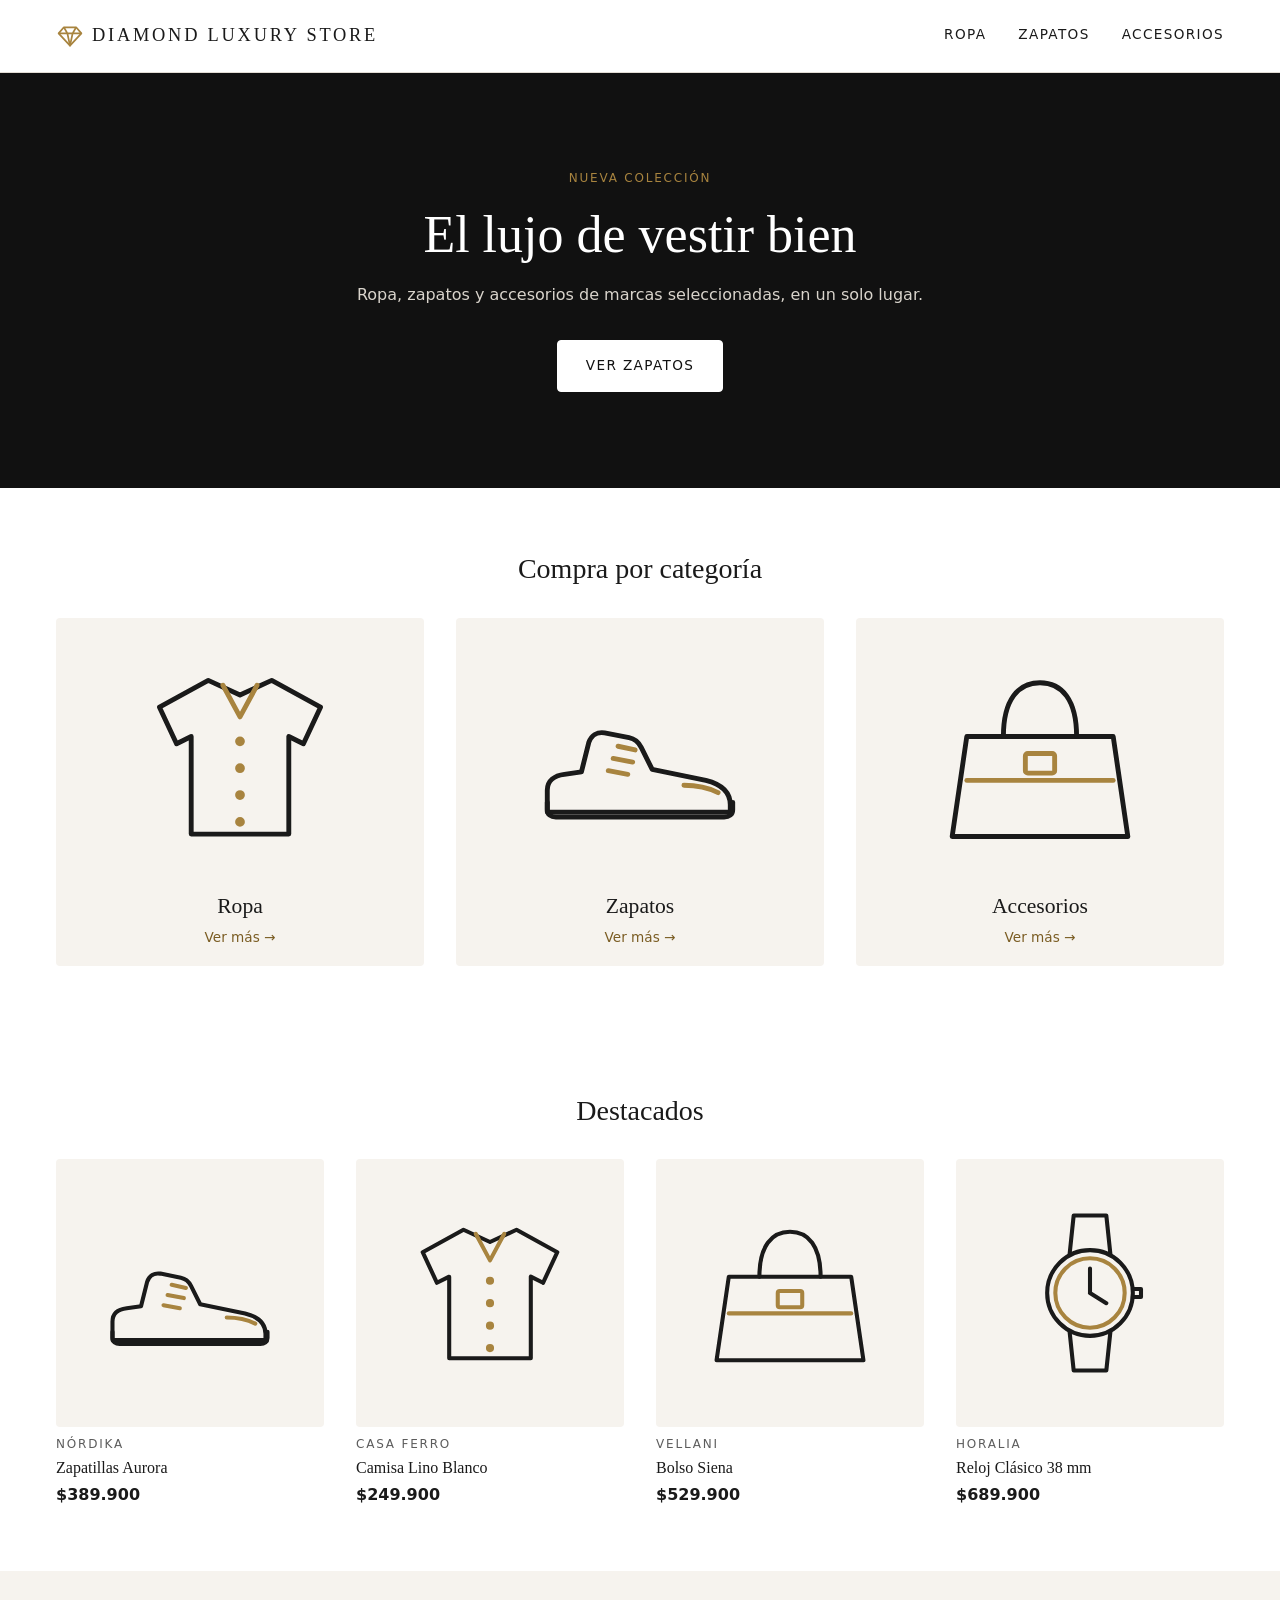
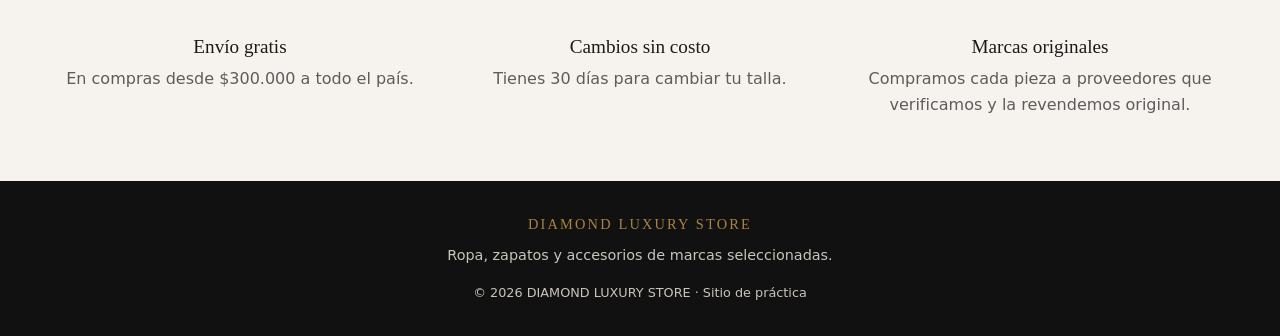
<file: index.html>
<!DOCTYPE html>
<html lang="es">
<head>
  <meta charset="UTF-8">
  <!-- Sin esta línea el celular muestra la página "de escritorio" en miniatura -->
  <meta name="viewport" content="width=device-width, initial-scale=1">
  <title>DIAMOND LUXURY STORE | Ropa, zapatos y accesorios</title>
  <meta name="description" content="Tienda multimarca de ropa, zapatos y accesorios seleccionados.">
  <link rel="icon" href="img/logo.svg" type="image/svg+xml">
  <link rel="stylesheet" href="css/estilos.css">
</head>
<body>

  <!-- Permite a quien usa teclado saltarse el menú -->
  <a class="saltar" href="#contenido">Saltar al contenido</a>

  <!-- ================= CABECERA ================= -->
  <header class="cabecera">
    <div class="contenedor cabecera__interior">
      <a class="logo" href="index.html">
        <img src="img/logo.svg" alt="" width="28" height="28">
        DIAMOND LUXURY STORE
      </a>
      <nav class="menu" aria-label="Principal">
        <ul>
          <li><a href="ropa.html">Ropa</a></li>
          <li><a href="zapatos.html">Zapatos</a></li>
          <li><a href="accesorios.html">Accesorios</a></li>
        </ul>
      </nav>
    </div>
  </header>

  <main id="contenido">

    <!-- ================= BANNER ================= -->
    <section class="banner">
      <div class="contenedor">
        <p class="etiqueta">Nueva colección</p>
        <h1>El lujo de vestir bien</h1>
        <p>Ropa, zapatos y accesorios de marcas seleccionadas, en un solo lugar.</p>
        <a class="boton boton--claro" href="zapatos.html">Ver zapatos</a>
      </div>
    </section>

    <!-- ================= CATEGORÍAS ================= -->
    <section class="seccion">
      <div class="contenedor">
        <h2 class="seccion__titulo">Compra por categoría</h2>
        <ul class="categorias">
          <li>
            <a class="categoria-tarjeta" href="ropa.html">
              <!-- alt vacío: la imagen es decorativa, el título ya dice qué es -->
              <img src="img/camisa.svg" alt="" width="200" height="200">
              <h3>Ropa</h3>
              <span>Ver más →</span>
            </a>
          </li>
          <li>
            <a class="categoria-tarjeta" href="zapatos.html">
              <img src="img/zapatilla.svg" alt="" width="200" height="200">
              <h3>Zapatos</h3>
              <span>Ver más →</span>
            </a>
          </li>
          <li>
            <a class="categoria-tarjeta" href="accesorios.html">
              <img src="img/bolso.svg" alt="" width="200" height="200">
              <h3>Accesorios</h3>
              <span>Ver más →</span>
            </a>
          </li>
        </ul>
      </div>
    </section>

    <!-- ================= DESTACADOS ================= -->
    <section class="seccion">
      <div class="contenedor">
        <h2 class="seccion__titulo">Destacados</h2>
        <!-- DEMO: solo existe la ficha de las Zapatillas Aurora (producto.html).
             Las demás tarjetas no son enlace hasta que tengan su propia ficha. -->
        <ul class="productos productos--destacados">
          <li class="producto-tarjeta">
            <a href="producto.html">
              <img src="img/zapatilla.svg" alt="" width="200" height="200">
              <p class="etiqueta">Nórdika</p>
              <h3 class="producto-tarjeta__nombre">Zapatillas Aurora</h3>
              <p class="precio">$389.900</p>
            </a>
          </li>
          <li class="producto-tarjeta">
            <img src="img/camisa.svg" alt="" width="200" height="200">
            <p class="etiqueta">Casa Ferro</p>
            <h3 class="producto-tarjeta__nombre">Camisa Lino Blanco</h3>
            <p class="precio">$249.900</p>
          </li>
          <li class="producto-tarjeta">
            <img src="img/bolso.svg" alt="" width="200" height="200">
            <p class="etiqueta">Vellani</p>
            <h3 class="producto-tarjeta__nombre">Bolso Siena</h3>
            <p class="precio">$529.900</p>
          </li>
          <li class="producto-tarjeta">
            <img src="img/reloj.svg" alt="" width="200" height="200">
            <p class="etiqueta">Horalia</p>
            <h3 class="producto-tarjeta__nombre">Reloj Clásico 38 mm</h3>
            <p class="precio">$689.900</p>
          </li>
        </ul>
      </div>
    </section>

    <!-- ================= BENEFICIOS ================= -->
    <section class="seccion seccion--crema">
      <div class="contenedor">
        <h2 class="visualmente-oculto">Por qué comprar con nosotros</h2>
        <ul class="beneficios">
          <li>
            <h3>Envío gratis</h3>
            <p>En compras desde $300.000 a todo el país.</p>
          </li>
          <li>
            <h3>Cambios sin costo</h3>
            <p>Tienes 30 días para cambiar tu talla.</p>
          </li>
          <li>
            <h3>Marcas originales</h3>
            <p>Compramos cada pieza a proveedores que verificamos y la revendemos original.</p>
          </li>
        </ul>
      </div>
    </section>

  </main>

  <!-- ================= PIE DE PÁGINA ================= -->
  <footer class="pie">
    <div class="contenedor">
      <p class="pie__marca">DIAMOND LUXURY STORE</p>
      <p>Ropa, zapatos y accesorios de marcas seleccionadas.</p>
      <p class="pie__legal">© 2026 DIAMOND LUXURY STORE · Sitio de práctica</p>
    </div>
  </footer>

</body>
</html>
</file>
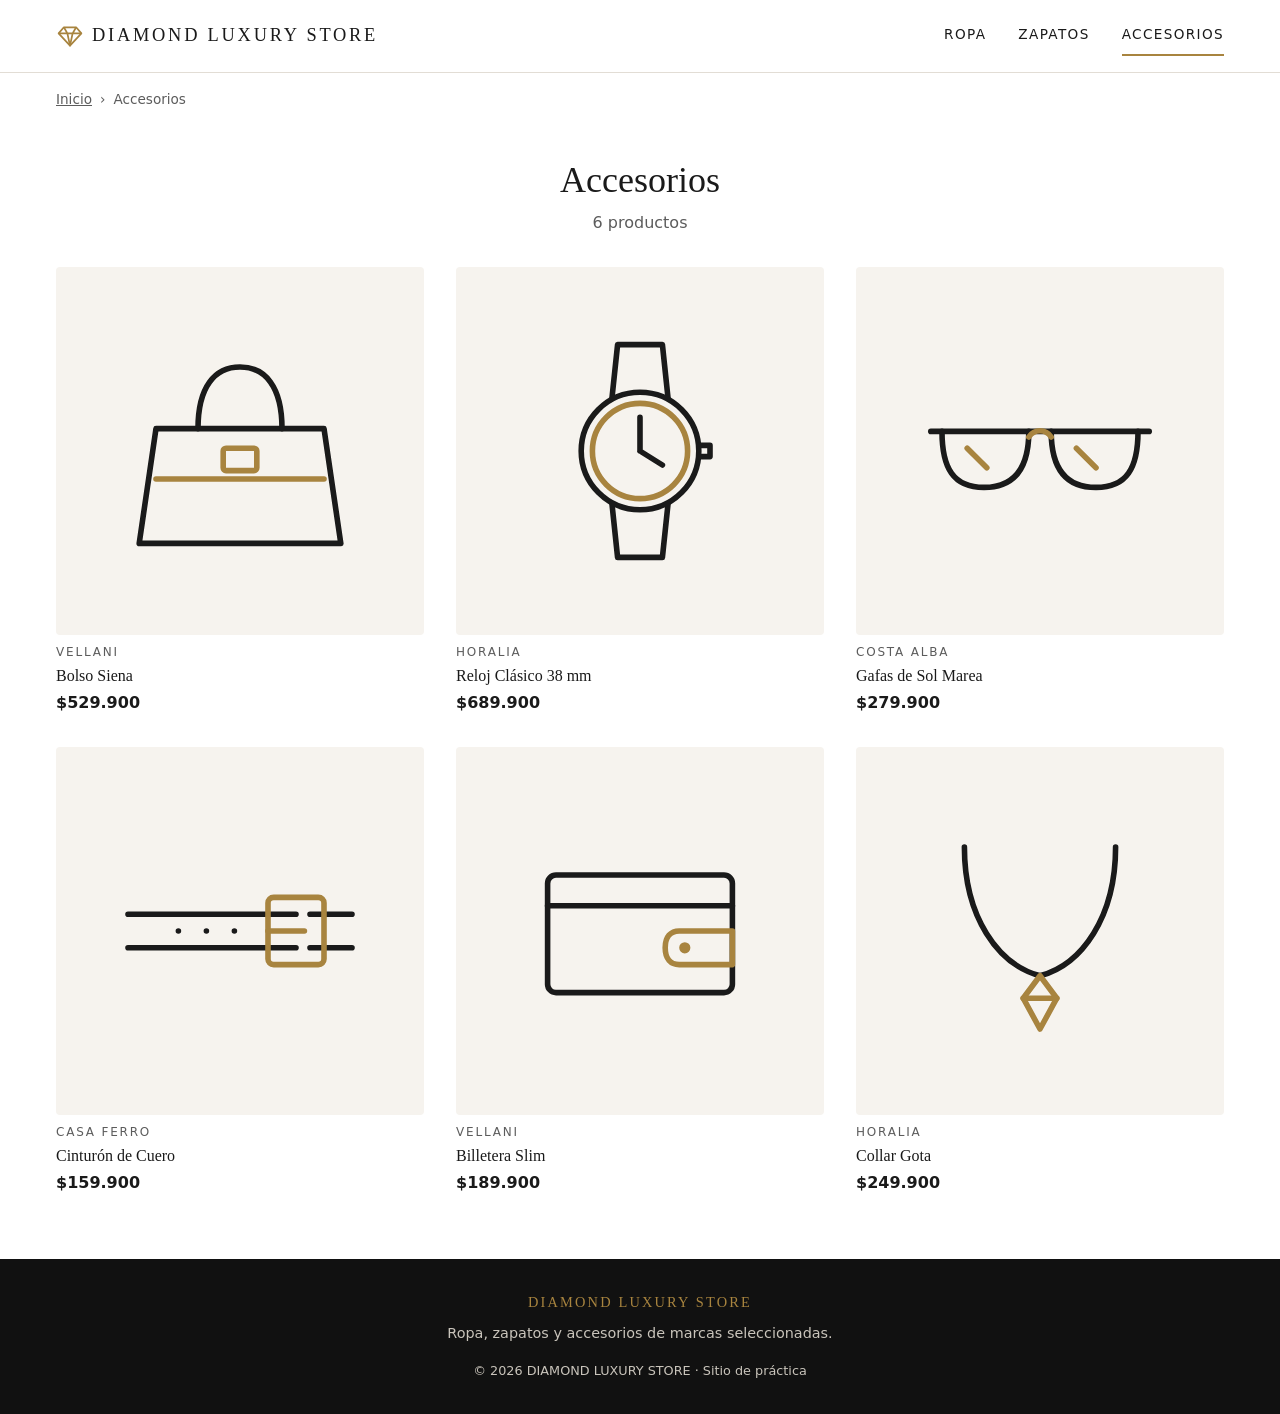
<file: accesorios.html>
<!DOCTYPE html>
<html lang="es">
<head>
  <meta charset="UTF-8">
  <meta name="viewport" content="width=device-width, initial-scale=1">
  <title>Accesorios | DIAMOND LUXURY STORE</title>
  <meta name="description" content="Bolsos, relojes, gafas, cinturones, billeteras y joyería de marcas seleccionadas.">
  <link rel="icon" href="img/logo.svg" type="image/svg+xml">
  <link rel="stylesheet" href="css/estilos.css">
</head>
<body>

  <a class="saltar" href="#contenido">Saltar al contenido</a>

  <!-- ================= CABECERA (igual en todas las páginas) ================= -->
  <header class="cabecera">
    <div class="contenedor cabecera__interior">
      <a class="logo" href="index.html">
        <img src="img/logo.svg" alt="" width="28" height="28">
        DIAMOND LUXURY STORE
      </a>
      <nav class="menu" aria-label="Principal">
        <ul>
          <li><a href="ropa.html">Ropa</a></li>
          <li><a href="zapatos.html">Zapatos</a></li>
          <li><a href="accesorios.html" aria-current="page">Accesorios</a></li>
        </ul>
      </nav>
    </div>
  </header>

  <main id="contenido" class="contenedor">

    <nav class="migas" aria-label="Ruta de navegación">
      <ol>
        <li><a href="index.html">Inicio</a></li>
        <li aria-current="page">Accesorios</li>
      </ol>
    </nav>

    <header class="categoria-encabezado">
      <h1>Accesorios</h1>
      <p>6 productos</p>
    </header>

    <section class="categoria-listado" aria-label="Productos">
      <!-- Aún no hay fichas de accesorios: las tarjetas no son enlace -->
      <ul class="productos">
        <li class="producto-tarjeta">
          <img src="img/bolso.svg" alt="" width="200" height="200">
          <p class="etiqueta">Vellani</p>
          <h2 class="producto-tarjeta__nombre">Bolso Siena</h2>
          <p class="precio">$529.900</p>
        </li>
        <li class="producto-tarjeta">
          <img src="img/reloj.svg" alt="" width="200" height="200">
          <p class="etiqueta">Horalia</p>
          <h2 class="producto-tarjeta__nombre">Reloj Clásico 38 mm</h2>
          <p class="precio">$689.900</p>
        </li>
        <li class="producto-tarjeta">
          <img src="img/gafas.svg" alt="" width="200" height="200">
          <p class="etiqueta">Costa Alba</p>
          <h2 class="producto-tarjeta__nombre">Gafas de Sol Marea</h2>
          <p class="precio">$279.900</p>
        </li>
        <li class="producto-tarjeta">
          <img src="img/cinturon.svg" alt="" width="200" height="200">
          <p class="etiqueta">Casa Ferro</p>
          <h2 class="producto-tarjeta__nombre">Cinturón de Cuero</h2>
          <p class="precio">$159.900</p>
        </li>
        <li class="producto-tarjeta">
          <img src="img/billetera.svg" alt="" width="200" height="200">
          <p class="etiqueta">Vellani</p>
          <h2 class="producto-tarjeta__nombre">Billetera Slim</h2>
          <p class="precio">$189.900</p>
        </li>
        <li class="producto-tarjeta">
          <img src="img/collar.svg" alt="" width="200" height="200">
          <p class="etiqueta">Horalia</p>
          <h2 class="producto-tarjeta__nombre">Collar Gota</h2>
          <p class="precio">$249.900</p>
        </li>
      </ul>
    </section>

  </main>

  <footer class="pie">
    <div class="contenedor">
      <p class="pie__marca">DIAMOND LUXURY STORE</p>
      <p>Ropa, zapatos y accesorios de marcas seleccionadas.</p>
      <p class="pie__legal">© 2026 DIAMOND LUXURY STORE · Sitio de práctica</p>
    </div>
  </footer>

</body>
</html>
</file>
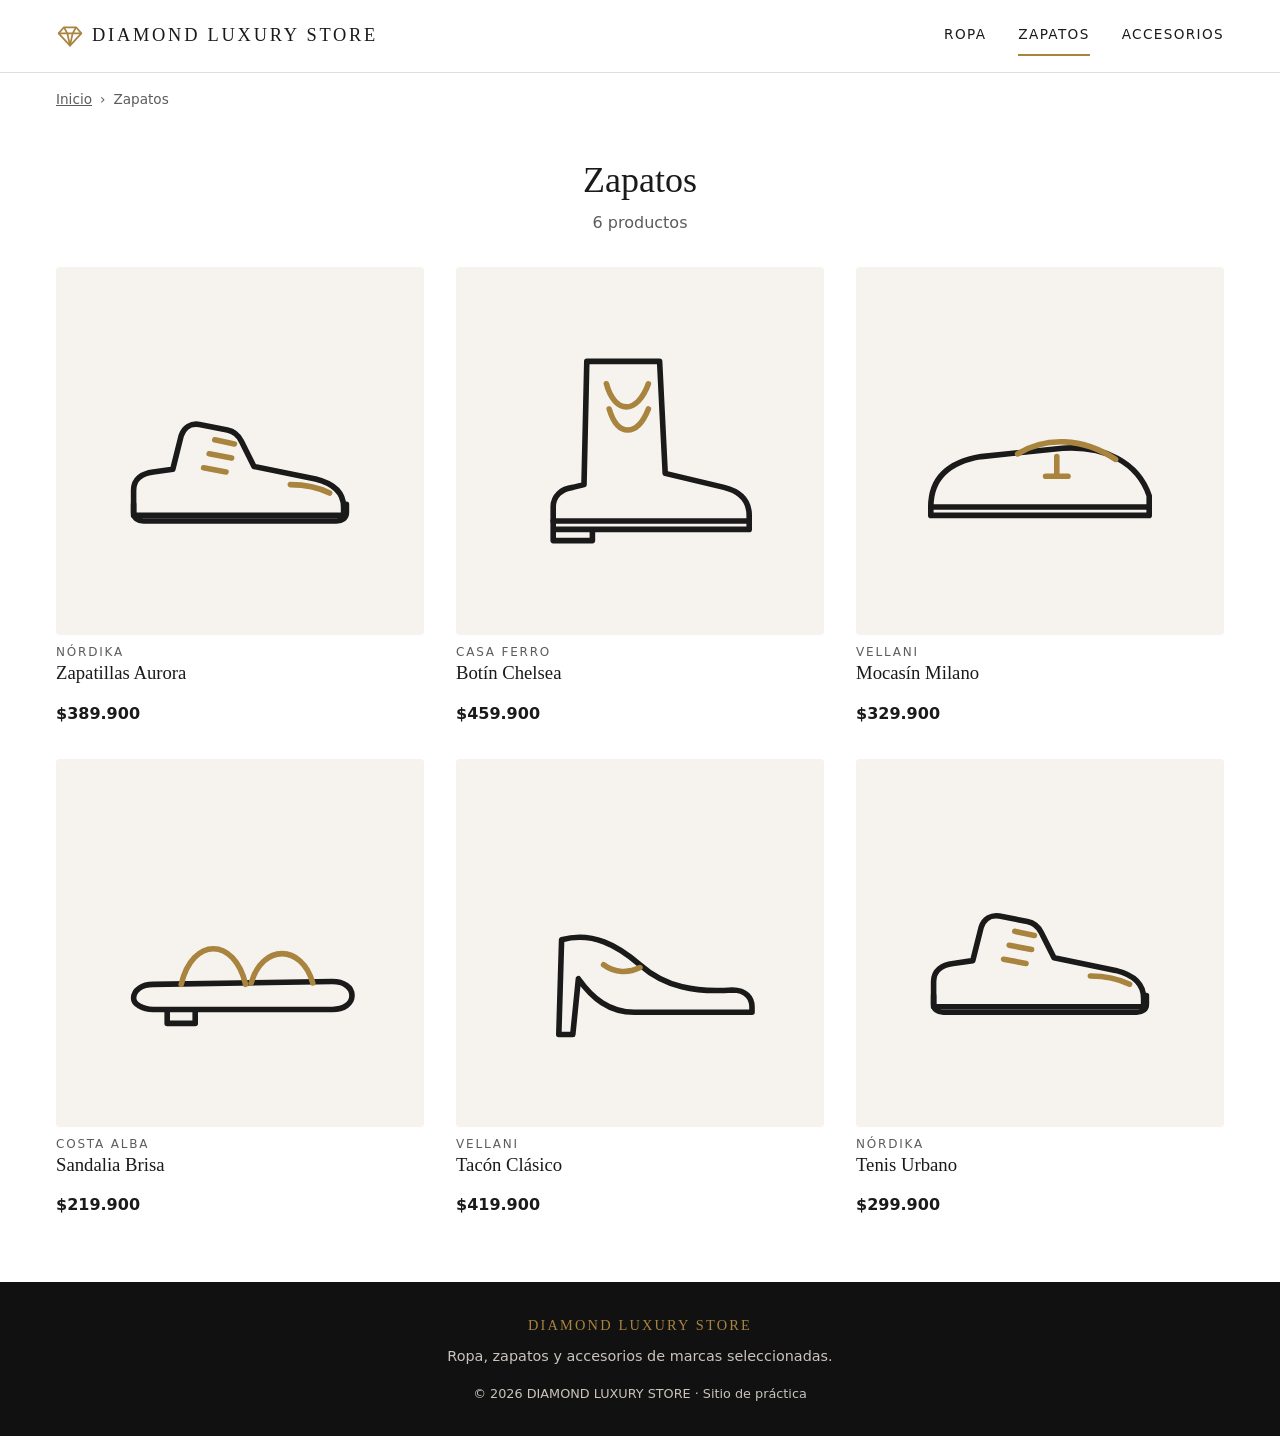
<file: categoria.html>
<!DOCTYPE html>
<html lang="es">
<head>
  <meta charset="UTF-8">
  <meta name="viewport" content="width=device-width, initial-scale=1">
  <title>Zapatos | DIAMOND LUXURY STORE</title>
  <meta name="description" content="Zapatillas, botines, mocasines, sandalias y tacones de marcas seleccionadas.">
  <link rel="icon" href="img/logo.svg" type="image/svg+xml">
  <link rel="stylesheet" href="css/estilos.css">
</head>
<body>

  <a class="saltar" href="#contenido">Saltar al contenido</a>

  <!-- ================= CABECERA (igual en las 3 páginas) ================= -->
  <header class="cabecera">
    <div class="contenedor cabecera__interior">
      <a class="logo" href="index.html">
        <img src="img/logo.svg" alt="" width="28" height="28">
        DIAMOND LUXURY STORE
      </a>
      <nav class="menu" aria-label="Principal">
        <ul>
          <li><a href="#">Ropa</a></li>
          <!-- aria-current indica la sección en la que estamos -->
          <li><a href="categoria.html" aria-current="page">Zapatos</a></li>
          <li><a href="#">Accesorios</a></li>
        </ul>
      </nav>
    </div>
  </header>

  <main id="contenido" class="contenedor">

    <!-- Ruta de navegación ("migas de pan") -->
    <nav class="migas" aria-label="Ruta de navegación">
      <ol>
        <li><a href="index.html">Inicio</a></li>
        <li aria-current="page">Zapatos</li>
      </ol>
    </nav>

    <header class="categoria-encabezado">
      <h1>Zapatos</h1>
      <p>6 productos</p>
    </header>

    <section class="categoria-listado" aria-label="Productos">
      <!-- DEMO: todas las tarjetas llevan a la única ficha que existe -->
      <ul class="productos">
        <li class="producto-tarjeta">
          <a href="producto.html">
            <img src="img/zapatilla.svg" alt="" width="200" height="200">
            <p class="etiqueta">Nórdika</p>
            <h3>Zapatillas Aurora</h3>
            <p class="precio">$389.900</p>
          </a>
        </li>
        <li class="producto-tarjeta">
          <a href="producto.html">
            <img src="img/botin.svg" alt="" width="200" height="200">
            <p class="etiqueta">Casa Ferro</p>
            <h3>Botín Chelsea</h3>
            <p class="precio">$459.900</p>
          </a>
        </li>
        <li class="producto-tarjeta">
          <a href="producto.html">
            <img src="img/mocasin.svg" alt="" width="200" height="200">
            <p class="etiqueta">Vellani</p>
            <h3>Mocasín Milano</h3>
            <p class="precio">$329.900</p>
          </a>
        </li>
        <li class="producto-tarjeta">
          <a href="producto.html">
            <img src="img/sandalia.svg" alt="" width="200" height="200">
            <p class="etiqueta">Costa Alba</p>
            <h3>Sandalia Brisa</h3>
            <p class="precio">$219.900</p>
          </a>
        </li>
        <li class="producto-tarjeta">
          <a href="producto.html">
            <img src="img/tacon.svg" alt="" width="200" height="200">
            <p class="etiqueta">Vellani</p>
            <h3>Tacón Clásico</h3>
            <p class="precio">$419.900</p>
          </a>
        </li>
        <li class="producto-tarjeta">
          <a href="producto.html">
            <img src="img/zapatilla.svg" alt="" width="200" height="200">
            <p class="etiqueta">Nórdika</p>
            <h3>Tenis Urbano</h3>
            <p class="precio">$299.900</p>
          </a>
        </li>
      </ul>
    </section>

  </main>

  <footer class="pie">
    <div class="contenedor">
      <p class="pie__marca">DIAMOND LUXURY STORE</p>
      <p>Ropa, zapatos y accesorios de marcas seleccionadas.</p>
      <p class="pie__legal">© 2026 DIAMOND LUXURY STORE · Sitio de práctica</p>
    </div>
  </footer>

</body>
</html>
</file>
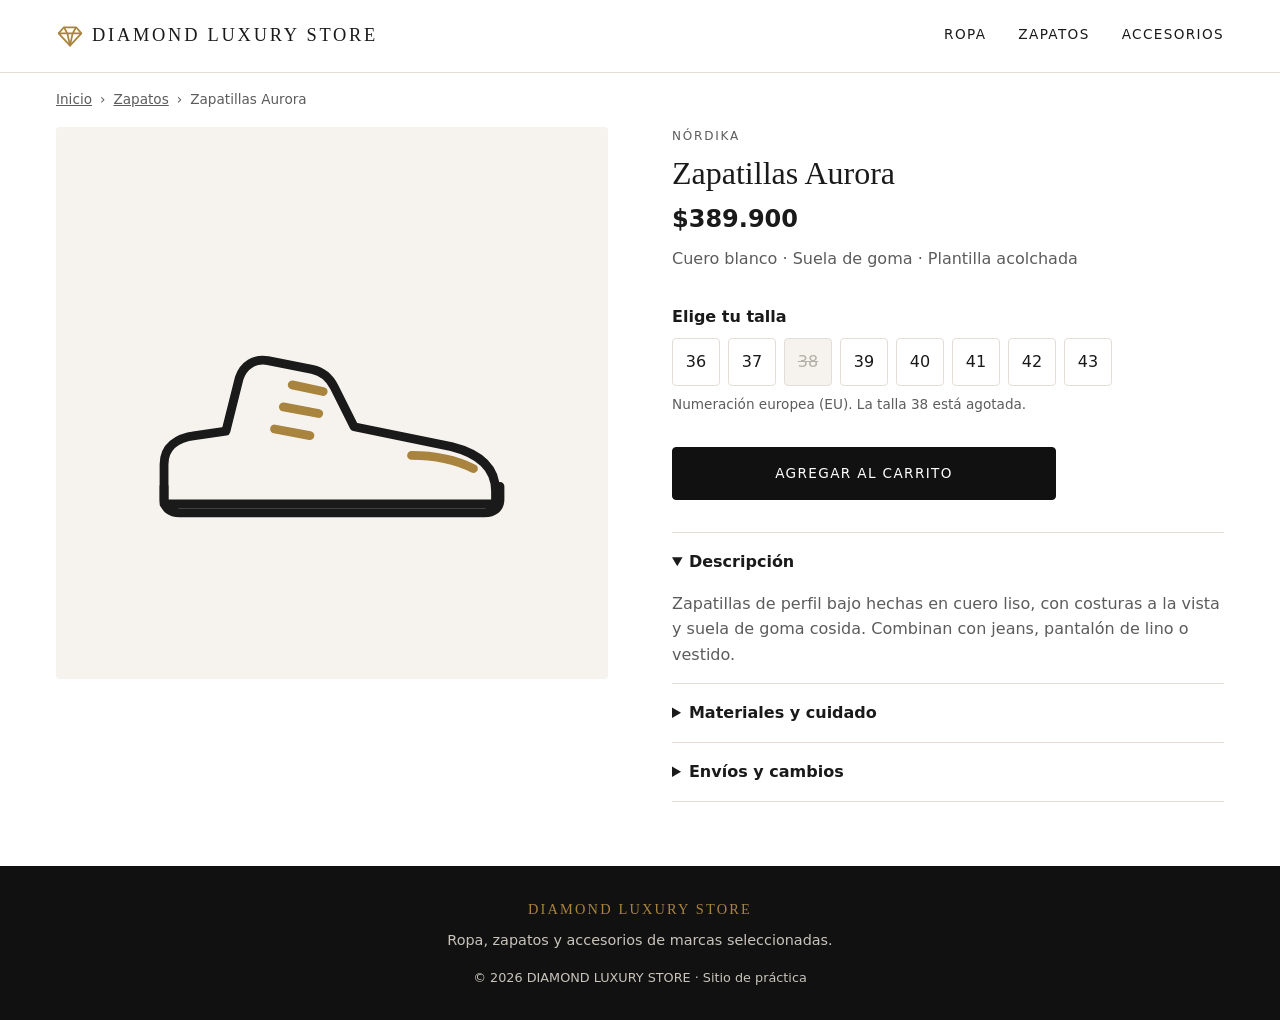
<file: producto.html>
<!DOCTYPE html>
<html lang="es">
<head>
  <meta charset="UTF-8">
  <meta name="viewport" content="width=device-width, initial-scale=1">
  <title>Zapatillas Aurora · Nórdika | DIAMOND LUXURY STORE</title>
  <meta name="description" content="Zapatillas Aurora de Nórdika en cuero blanco. Tallas 36 a 43.">
  <link rel="icon" href="img/logo.svg" type="image/svg+xml">
  <link rel="stylesheet" href="css/estilos.css">
</head>
<body>

  <a class="saltar" href="#contenido">Saltar al contenido</a>

  <!-- ================= CABECERA (igual en las 3 páginas) ================= -->
  <header class="cabecera">
    <div class="contenedor cabecera__interior">
      <a class="logo" href="index.html">
        <img src="img/logo.svg" alt="" width="28" height="28">
        DIAMOND LUXURY STORE
      </a>
      <nav class="menu" aria-label="Principal">
        <ul>
          <li><a href="ropa.html">Ropa</a></li>
          <li><a href="zapatos.html">Zapatos</a></li>
          <li><a href="accesorios.html">Accesorios</a></li>
        </ul>
      </nav>
    </div>
  </header>

  <main id="contenido" class="contenedor">

    <nav class="migas" aria-label="Ruta de navegación">
      <ol>
        <li><a href="index.html">Inicio</a></li>
        <li><a href="zapatos.html">Zapatos</a></li>
        <li aria-current="page">Zapatillas Aurora</li>
      </ol>
    </nav>

    <article class="ficha">

      <!-- Columna 1: imagen -->
      <div class="ficha__imagen">
        <img src="img/zapatilla.svg" alt="Zapatillas Aurora de Nórdika, vista lateral"
             width="200" height="200">
      </div>

      <!-- Columna 2: datos y compra -->
      <div class="ficha__datos">
        <p class="etiqueta">Nórdika</p>
        <h1 class="ficha__nombre">Zapatillas Aurora</h1>
        <p class="ficha__precio">$389.900</p>
        <p class="ficha__resumen">Cuero blanco · Suela de goma · Plantilla acolchada</p>

        <!--
          SELECTOR DE TALLA
          - Todos los radios tienen el mismo name="talla": así solo se
            puede marcar uno.
          - "required" en el primero hace que el navegador pida elegir
            una talla antes de enviar el formulario.
          - "disabled" marca una talla agotada.
          AVISO: sin JavaScript ni servidor, el botón no agrega nada a un
          carrito. Al enviar, el navegador solo recarga esta página con
          la talla en la dirección (ej. producto.html?talla=40).
        -->
        <form class="ficha__compra" action="producto.html" method="get">
          <!-- aria-describedby: el lector de pantalla lee también la ayuda de abajo -->
          <fieldset class="tallas" aria-describedby="tallas-ayuda">
            <legend>Elige tu talla</legend>
            <div class="tallas__opciones">
              <input type="radio" id="talla-36" name="talla" value="36" required>
              <label for="talla-36">36</label>

              <input type="radio" id="talla-37" name="talla" value="37">
              <label for="talla-37">37</label>

              <input type="radio" id="talla-38" name="talla" value="38" disabled>
              <label for="talla-38">38<span class="visualmente-oculto"> (agotada)</span></label>

              <input type="radio" id="talla-39" name="talla" value="39">
              <label for="talla-39">39</label>

              <input type="radio" id="talla-40" name="talla" value="40">
              <label for="talla-40">40</label>

              <input type="radio" id="talla-41" name="talla" value="41">
              <label for="talla-41">41</label>

              <input type="radio" id="talla-42" name="talla" value="42">
              <label for="talla-42">42</label>

              <input type="radio" id="talla-43" name="talla" value="43">
              <label for="talla-43">43</label>
            </div>
            <p class="tallas__ayuda" id="tallas-ayuda">Numeración europea (EU). La talla 38 está agotada.</p>
          </fieldset>

          <button class="boton boton--ancho" type="submit">Agregar al carrito</button>
        </form>

        <!-- <details> crea secciones que se abren y cierran, sin JavaScript -->
        <div class="ficha__info">
          <details open>
            <summary>Descripción</summary>
            <p>Zapatillas de perfil bajo hechas en cuero liso, con costuras a la vista
               y suela de goma cosida. Combinan con jeans, pantalón de lino o vestido.</p>
          </details>
          <details>
            <summary>Materiales y cuidado</summary>
            <ul>
              <li>Exterior: cuero de vaca</li>
              <li>Forro: textil transpirable</li>
              <li>Suela: goma natural</li>
              <li>Limpiar con un paño húmedo. No lavar en lavadora.</li>
            </ul>
          </details>
          <details>
            <summary>Envíos y cambios</summary>
            <p>Envío gratis desde $300.000. Tienes 30 días para cambiar la talla
               sin costo.</p>
          </details>
        </div>
      </div>

    </article>

  </main>

  <footer class="pie">
    <div class="contenedor">
      <p class="pie__marca">DIAMOND LUXURY STORE</p>
      <p>Ropa, zapatos y accesorios de marcas seleccionadas.</p>
      <p class="pie__legal">© 2026 DIAMOND LUXURY STORE · Sitio de práctica</p>
    </div>
  </footer>

</body>
</html>
</file>
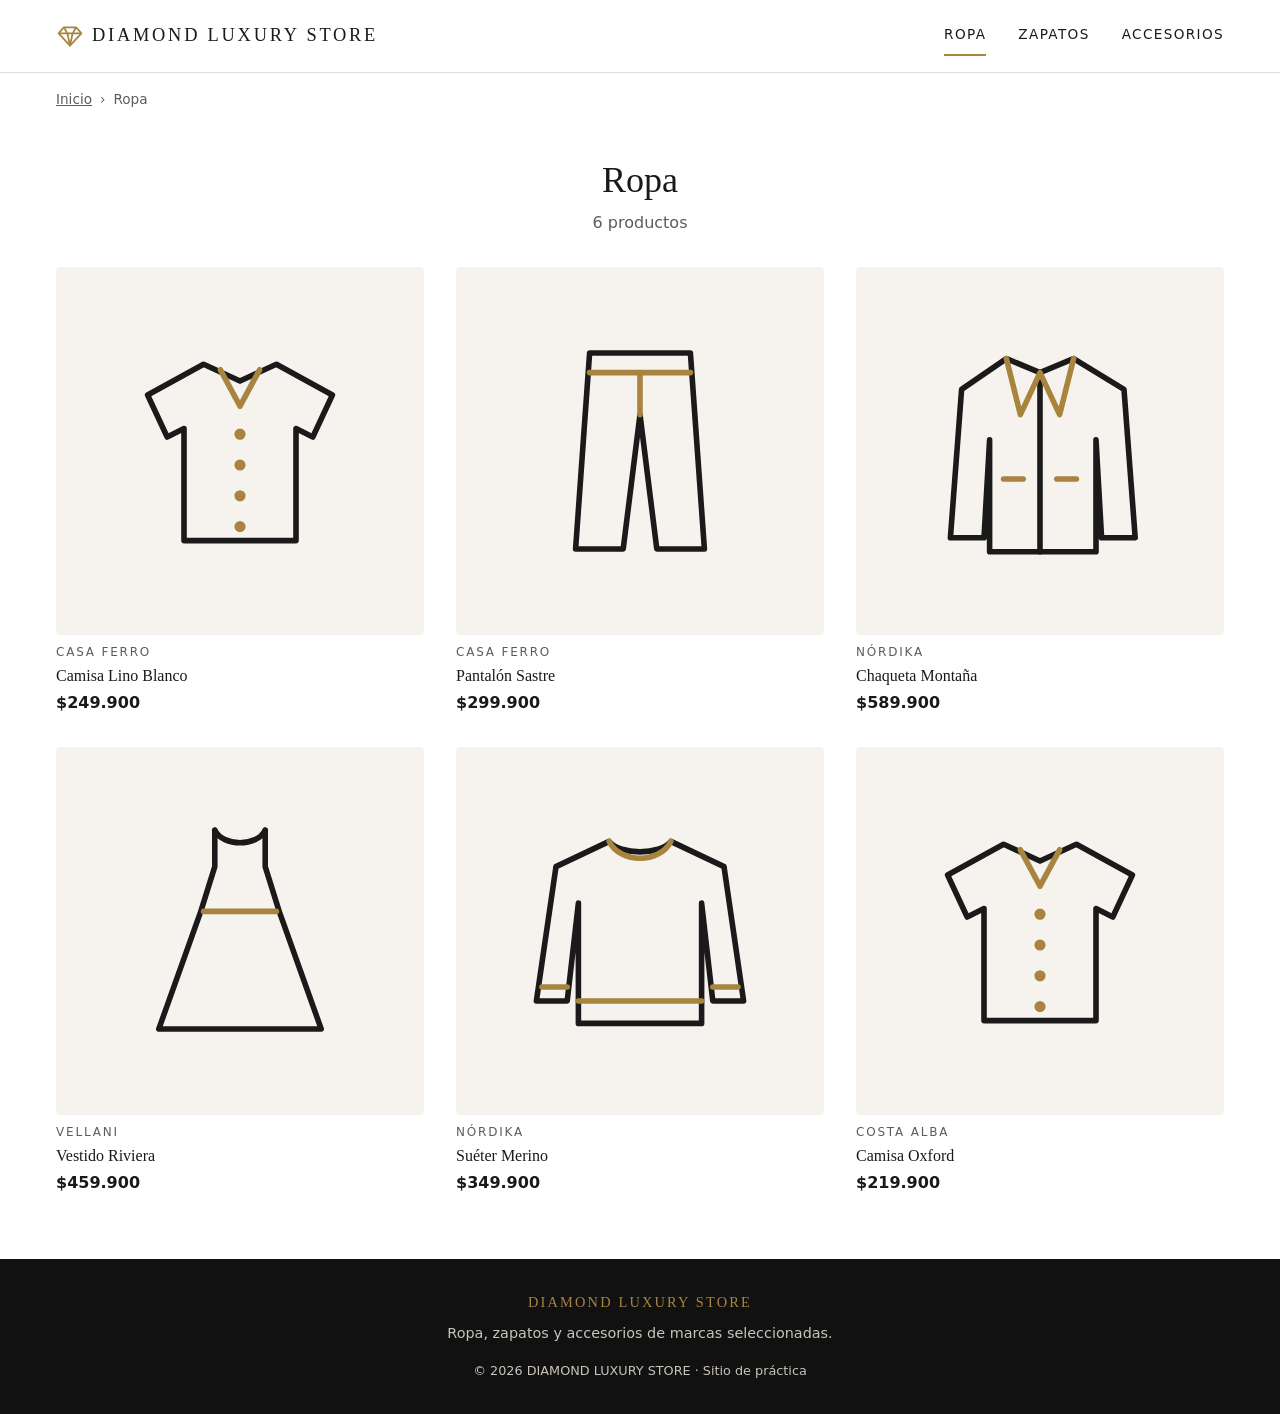
<file: ropa.html>
<!DOCTYPE html>
<html lang="es">
<head>
  <meta charset="UTF-8">
  <meta name="viewport" content="width=device-width, initial-scale=1">
  <title>Ropa | DIAMOND LUXURY STORE</title>
  <meta name="description" content="Camisas, pantalones, chaquetas, vestidos y suéteres de marcas seleccionadas.">
  <link rel="icon" href="img/logo.svg" type="image/svg+xml">
  <link rel="stylesheet" href="css/estilos.css">
</head>
<body>

  <a class="saltar" href="#contenido">Saltar al contenido</a>

  <!-- ================= CABECERA (igual en todas las páginas) ================= -->
  <header class="cabecera">
    <div class="contenedor cabecera__interior">
      <a class="logo" href="index.html">
        <img src="img/logo.svg" alt="" width="28" height="28">
        DIAMOND LUXURY STORE
      </a>
      <nav class="menu" aria-label="Principal">
        <ul>
          <li><a href="ropa.html" aria-current="page">Ropa</a></li>
          <li><a href="zapatos.html">Zapatos</a></li>
          <li><a href="accesorios.html">Accesorios</a></li>
        </ul>
      </nav>
    </div>
  </header>

  <main id="contenido" class="contenedor">

    <nav class="migas" aria-label="Ruta de navegación">
      <ol>
        <li><a href="index.html">Inicio</a></li>
        <li aria-current="page">Ropa</li>
      </ol>
    </nav>

    <header class="categoria-encabezado">
      <h1>Ropa</h1>
      <p>6 productos</p>
    </header>

    <section class="categoria-listado" aria-label="Productos">
      <!-- Aún no hay fichas de ropa: las tarjetas no son enlace -->
      <ul class="productos">
        <li class="producto-tarjeta">
          <img src="img/camisa.svg" alt="" width="200" height="200">
          <p class="etiqueta">Casa Ferro</p>
          <h2 class="producto-tarjeta__nombre">Camisa Lino Blanco</h2>
          <p class="precio">$249.900</p>
        </li>
        <li class="producto-tarjeta">
          <img src="img/pantalon.svg" alt="" width="200" height="200">
          <p class="etiqueta">Casa Ferro</p>
          <h2 class="producto-tarjeta__nombre">Pantalón Sastre</h2>
          <p class="precio">$299.900</p>
        </li>
        <li class="producto-tarjeta">
          <img src="img/chaqueta.svg" alt="" width="200" height="200">
          <p class="etiqueta">Nórdika</p>
          <h2 class="producto-tarjeta__nombre">Chaqueta Montaña</h2>
          <p class="precio">$589.900</p>
        </li>
        <li class="producto-tarjeta">
          <img src="img/vestido.svg" alt="" width="200" height="200">
          <p class="etiqueta">Vellani</p>
          <h2 class="producto-tarjeta__nombre">Vestido Riviera</h2>
          <p class="precio">$459.900</p>
        </li>
        <li class="producto-tarjeta">
          <img src="img/sueter.svg" alt="" width="200" height="200">
          <p class="etiqueta">Nórdika</p>
          <h2 class="producto-tarjeta__nombre">Suéter Merino</h2>
          <p class="precio">$349.900</p>
        </li>
        <li class="producto-tarjeta">
          <img src="img/camisa.svg" alt="" width="200" height="200">
          <p class="etiqueta">Costa Alba</p>
          <h2 class="producto-tarjeta__nombre">Camisa Oxford</h2>
          <p class="precio">$219.900</p>
        </li>
      </ul>
    </section>

  </main>

  <footer class="pie">
    <div class="contenedor">
      <p class="pie__marca">DIAMOND LUXURY STORE</p>
      <p>Ropa, zapatos y accesorios de marcas seleccionadas.</p>
      <p class="pie__legal">© 2026 DIAMOND LUXURY STORE · Sitio de práctica</p>
    </div>
  </footer>

</body>
</html>
</file>
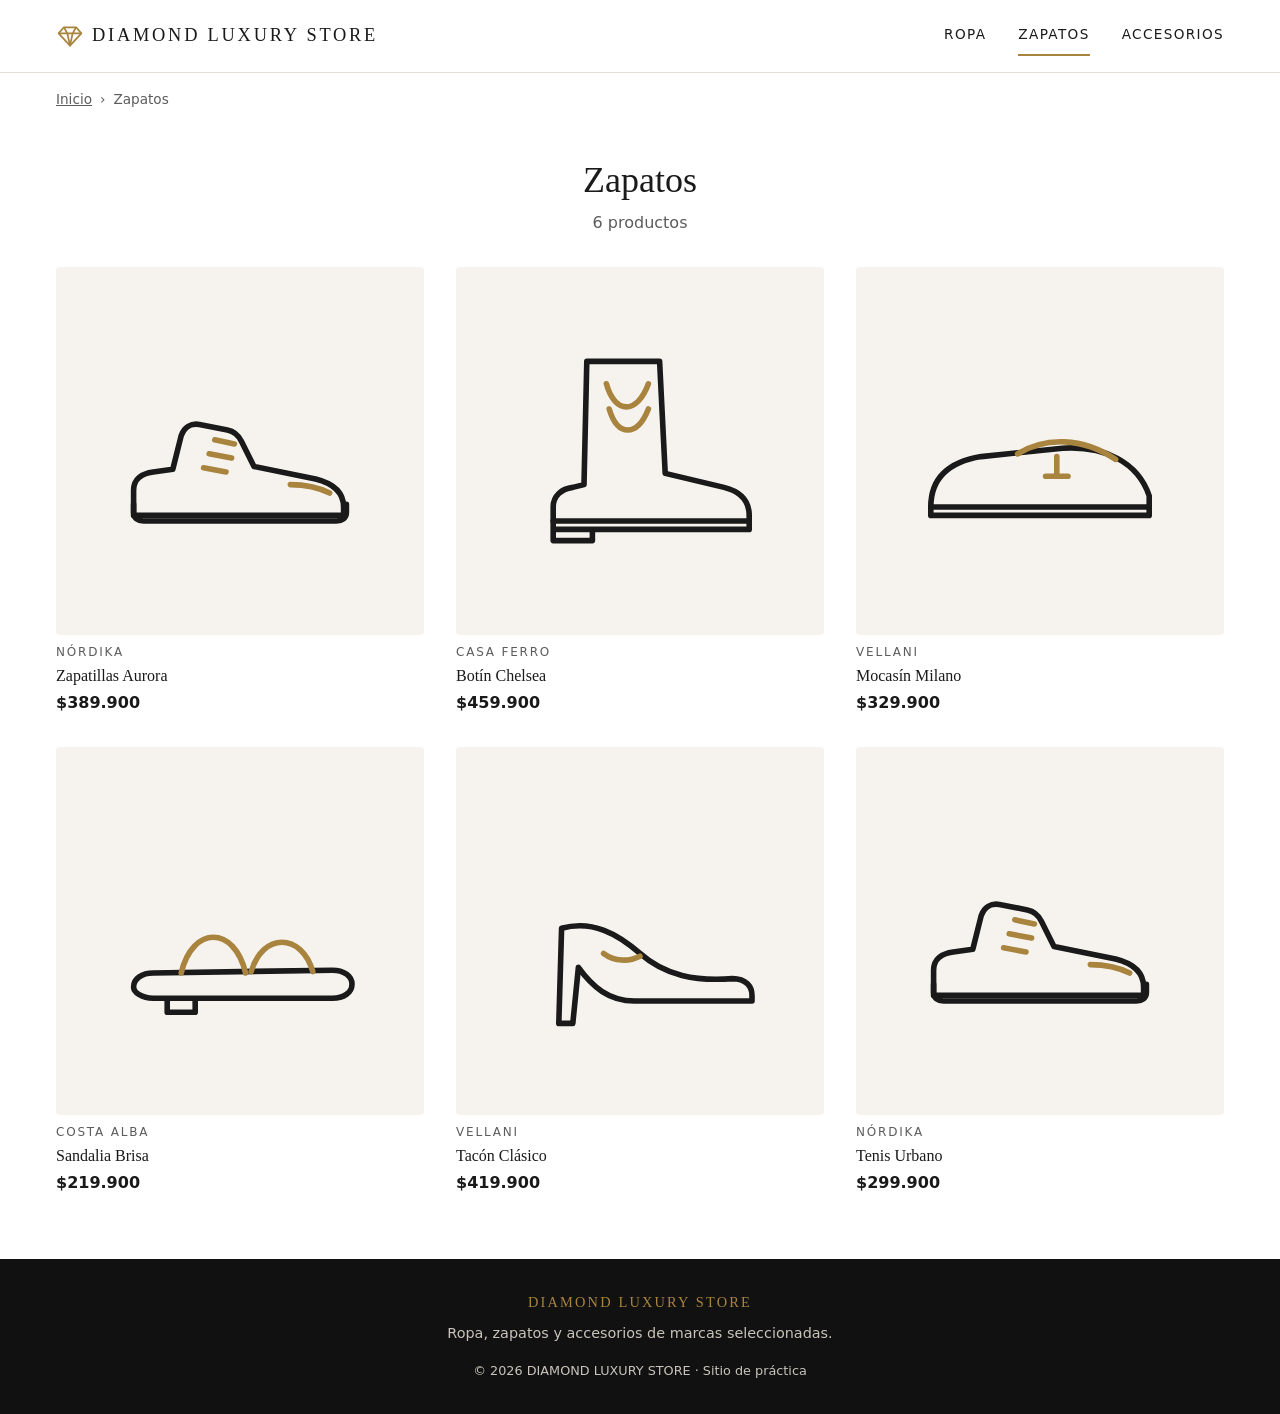
<file: zapatos.html>
<!DOCTYPE html>
<html lang="es">
<head>
  <meta charset="UTF-8">
  <meta name="viewport" content="width=device-width, initial-scale=1">
  <title>Zapatos | DIAMOND LUXURY STORE</title>
  <meta name="description" content="Zapatillas, botines, mocasines, sandalias y tacones de marcas seleccionadas.">
  <link rel="icon" href="img/logo.svg" type="image/svg+xml">
  <link rel="stylesheet" href="css/estilos.css">
</head>
<body>

  <a class="saltar" href="#contenido">Saltar al contenido</a>

  <!-- ================= CABECERA (igual en todas las páginas) ================= -->
  <header class="cabecera">
    <div class="contenedor cabecera__interior">
      <a class="logo" href="index.html">
        <img src="img/logo.svg" alt="" width="28" height="28">
        DIAMOND LUXURY STORE
      </a>
      <nav class="menu" aria-label="Principal">
        <ul>
          <li><a href="ropa.html">Ropa</a></li>
          <!-- aria-current indica la sección en la que estamos -->
          <li><a href="zapatos.html" aria-current="page">Zapatos</a></li>
          <li><a href="accesorios.html">Accesorios</a></li>
        </ul>
      </nav>
    </div>
  </header>

  <main id="contenido" class="contenedor">

    <!-- Ruta de navegación ("migas de pan") -->
    <nav class="migas" aria-label="Ruta de navegación">
      <ol>
        <li><a href="index.html">Inicio</a></li>
        <li aria-current="page">Zapatos</li>
      </ol>
    </nav>

    <header class="categoria-encabezado">
      <h1>Zapatos</h1>
      <p>6 productos</p>
    </header>

    <section class="categoria-listado" aria-label="Productos">
      <!-- Los títulos de las tarjetas son h2 porque van justo debajo del h1.
           Solo las Zapatillas Aurora tienen ficha, por eso solo esa tarjeta es enlace. -->
      <ul class="productos">
        <li class="producto-tarjeta">
          <a href="producto.html">
            <img src="img/zapatilla.svg" alt="" width="200" height="200">
            <p class="etiqueta">Nórdika</p>
            <h2 class="producto-tarjeta__nombre">Zapatillas Aurora</h2>
            <p class="precio">$389.900</p>
          </a>
        </li>
        <li class="producto-tarjeta">
          <img src="img/botin.svg" alt="" width="200" height="200">
          <p class="etiqueta">Casa Ferro</p>
          <h2 class="producto-tarjeta__nombre">Botín Chelsea</h2>
          <p class="precio">$459.900</p>
        </li>
        <li class="producto-tarjeta">
          <img src="img/mocasin.svg" alt="" width="200" height="200">
          <p class="etiqueta">Vellani</p>
          <h2 class="producto-tarjeta__nombre">Mocasín Milano</h2>
          <p class="precio">$329.900</p>
        </li>
        <li class="producto-tarjeta">
          <img src="img/sandalia.svg" alt="" width="200" height="200">
          <p class="etiqueta">Costa Alba</p>
          <h2 class="producto-tarjeta__nombre">Sandalia Brisa</h2>
          <p class="precio">$219.900</p>
        </li>
        <li class="producto-tarjeta">
          <img src="img/tacon.svg" alt="" width="200" height="200">
          <p class="etiqueta">Vellani</p>
          <h2 class="producto-tarjeta__nombre">Tacón Clásico</h2>
          <p class="precio">$419.900</p>
        </li>
        <li class="producto-tarjeta">
          <img src="img/zapatilla.svg" alt="" width="200" height="200">
          <p class="etiqueta">Nórdika</p>
          <h2 class="producto-tarjeta__nombre">Tenis Urbano</h2>
          <p class="precio">$299.900</p>
        </li>
      </ul>
    </section>

  </main>

  <footer class="pie">
    <div class="contenedor">
      <p class="pie__marca">DIAMOND LUXURY STORE</p>
      <p>Ropa, zapatos y accesorios de marcas seleccionadas.</p>
      <p class="pie__legal">© 2026 DIAMOND LUXURY STORE · Sitio de práctica</p>
    </div>
  </footer>

</body>
</html>
</file>
<file: css/estilos.css>
/* =========================================================
   DIAMOND LUXURY STORE — Hoja de estilos única
   ---------------------------------------------------------
   Enfoque "mobile-first": las reglas normales son para
   celular. Al final (sección 11) se agregan los cambios
   para pantallas más grandes con @media (min-width: ...).

   Índice
   1.  Variables (colores, fuentes, espacios)
   2.  Reset y estilos base
   3.  Utilidades
   4.  Cabecera y menú
   5.  Botones
   6.  Portada: banner, categorías y beneficios
   7.  Tarjetas de producto y cuadrícula
   8.  Página de categoría
   9.  Ficha de producto y selector de talla
   10. Pie de página
   11. Pantallas medianas y grandes
   ========================================================= */


/* =========================================================
   1. VARIABLES
   Si quieres cambiar un color, cámbialo aquí y se actualiza
   en todo el sitio.
   ========================================================= */
:root {
  --color-texto: #1a1a1a;
  --color-texto-suave: #5c5c5c;
  --color-fondo: #ffffff;
  --color-crema: #f6f3ee;
  --color-borde: #e2ddd5;
  --color-negro: #111111;
  --color-dorado: #a8843f;         /* decorativo y sobre fondo negro */
  --color-dorado-oscuro: #7a5c22;  /* para texto sobre fondo claro (buen contraste) */

  --fuente-titulos: Georgia, "Times New Roman", serif;
  --fuente-texto: system-ui, -apple-system, "Segoe UI", Roboto, Arial, sans-serif;

  --espacio-s: 0.5rem;
  --espacio-m: 1rem;
  --espacio-l: 2rem;
  --espacio-xl: 4rem;

  --ancho-maximo: 1200px;
  --radio: 4px;
}


/* =========================================================
   2. RESET Y ESTILOS BASE
   Quita diferencias entre navegadores y define lo general.
   ========================================================= */

/* El ancho de una caja incluye su borde y su relleno */
*,
*::before,
*::after {
  box-sizing: border-box;
}

body {
  margin: 0;
  font-family: var(--fuente-texto);
  font-size: 1rem;
  line-height: 1.6;
  color: var(--color-texto);
  background-color: var(--color-fondo);
}

/* Las imágenes nunca se salen de su contenedor */
img {
  display: block;
  max-width: 100%;
  height: auto;
}

h1,
h2,
h3 {
  margin: 0 0 var(--espacio-m);
  font-family: var(--fuente-titulos);
  font-weight: normal;
  line-height: 1.2;
}

p {
  margin: 0 0 var(--espacio-m);
}

a {
  color: inherit;
}

/* Contorno visible cuando se navega con el teclado */
:focus-visible {
  outline: 2px solid var(--color-dorado-oscuro);
  outline-offset: 3px;
}


/* =========================================================
   3. UTILIDADES
   ========================================================= */

/* Centra el contenido y deja márgenes laterales de 16px */
.contenedor {
  width: 100%;
  max-width: var(--ancho-maximo);
  margin-inline: auto;
  padding-inline: var(--espacio-m);
}

/* Oculta algo a la vista, pero los lectores de pantalla lo leen */
.visualmente-oculto {
  position: absolute;
  width: 1px;
  height: 1px;
  margin: -1px;
  padding: 0;
  overflow: hidden;
  clip: rect(0 0 0 0);
  white-space: nowrap;
  border: 0;
}

/* Enlace "Saltar al contenido": solo aparece al usar Tab */
.saltar {
  position: absolute;
  top: -100px;
  left: var(--espacio-m);
  padding: var(--espacio-s) var(--espacio-m);
  background-color: var(--color-negro);
  color: #ffffff;
  z-index: 10;
}

.saltar:focus {
  top: var(--espacio-m);
}

/* Bloque de sección con espacio arriba y abajo */
.seccion {
  padding-block: var(--espacio-xl);
}

.seccion--crema {
  background-color: var(--color-crema);
}

.seccion__titulo {
  font-size: 1.75rem;
  text-align: center;
  margin-bottom: var(--espacio-l);
}

/* Texto pequeño en mayúsculas (marcas, etiquetas) */
.etiqueta {
  margin: 0;
  font-size: 0.75rem;
  letter-spacing: 0.15em;
  text-transform: uppercase;
  color: var(--color-texto-suave);
}


/* =========================================================
   4. CABECERA Y MENÚ
   En celular: logo arriba y menú debajo, centrados.
   ========================================================= */
.cabecera {
  border-bottom: 1px solid var(--color-borde);
  background-color: var(--color-fondo);
}

.cabecera__interior {
  display: flex;
  flex-direction: column;
  align-items: center;
  gap: var(--espacio-s);
  padding-block: var(--espacio-m);
}

.logo {
  display: flex;
  align-items: center;
  gap: var(--espacio-s);
  font-family: var(--fuente-titulos);
  font-size: 1rem;
  letter-spacing: 0.1em;
  text-decoration: none;
  white-space: nowrap;
}

.logo img {
  width: 28px;
  height: 28px;
}

.menu ul {
  display: flex;
  gap: var(--espacio-l);
  margin: 0;
  padding: 0;
  list-style: none;
}

.menu a {
  display: inline-block;
  padding-block: var(--espacio-s);  /* área de toque más grande en celular */
  font-size: 0.85rem;
  letter-spacing: 0.1em;
  text-transform: uppercase;
  text-decoration: none;
  border-bottom: 2px solid transparent;
}

/* Subrayado dorado al pasar el mouse y en la página actual */
.menu a:hover,
.menu a[aria-current="page"] {
  border-bottom-color: var(--color-dorado);
}


/* =========================================================
   5. BOTONES
   ========================================================= */
.boton {
  display: inline-block;
  padding: 0.9rem 1.75rem;
  font: inherit;
  font-size: 0.85rem;
  letter-spacing: 0.1em;
  text-transform: uppercase;
  text-align: center;
  text-decoration: none;
  color: #ffffff;
  background-color: var(--color-negro);
  border: 1px solid var(--color-negro);
  border-radius: var(--radio);
  cursor: pointer;
  transition: background-color 0.2s, color 0.2s;
}

.boton:hover {
  color: var(--color-negro);
  background-color: transparent;
}

/* Variante blanca, para usar sobre fondos oscuros */
.boton--claro {
  color: var(--color-negro);
  background-color: #ffffff;
  border-color: #ffffff;
}

.boton--claro:hover {
  color: #ffffff;
  background-color: transparent;
}

/* Variante que ocupa todo el ancho disponible */
.boton--ancho {
  width: 100%;
}


/* =========================================================
   6. PORTADA
   ========================================================= */

/* --- Banner principal --- */
.banner {
  padding-block: var(--espacio-xl);
  text-align: center;
  color: #ffffff;
  background-color: var(--color-negro);
}

.banner .etiqueta {
  margin-bottom: var(--espacio-m);
  color: var(--color-dorado);
}

.banner h1 {
  font-size: 2.25rem;
}

.banner p {
  max-width: 36rem;
  margin-inline: auto;
  margin-bottom: var(--espacio-l);
  color: #d9d4cc;
}

/* --- Tarjetas de categoría --- */
.categorias {
  display: grid;
  grid-template-columns: 1fr;  /* celular: una debajo de otra */
  gap: var(--espacio-m);
  margin: 0;
  padding: 0;
  list-style: none;
}

.categoria-tarjeta {
  display: block;
  padding-bottom: var(--espacio-m);
  text-align: center;
  text-decoration: none;
  background-color: var(--color-crema);
  border-radius: var(--radio);
  overflow: hidden;
}

.categoria-tarjeta img {
  width: 100%;
  aspect-ratio: 16 / 9;   /* más bajita en celular para no ocupar tanto */
  object-fit: contain;
  padding: var(--espacio-m);
}

.categoria-tarjeta h3 {
  margin-bottom: 0.25rem;
  font-size: 1.35rem;
}

.categoria-tarjeta span {
  font-size: 0.85rem;
  color: var(--color-dorado-oscuro);
}

.categoria-tarjeta:hover h3 {
  text-decoration: underline;
}

/* --- Beneficios (envíos, devoluciones, autenticidad) --- */
.beneficios {
  display: grid;
  grid-template-columns: 1fr;
  gap: var(--espacio-l);
  margin: 0;
  padding: 0;
  list-style: none;
  text-align: center;
}

.beneficios h3 {
  margin-bottom: var(--espacio-s);
  font-size: 1.2rem;
}

.beneficios p {
  margin: 0;
  color: var(--color-texto-suave);
}


/* =========================================================
   7. TARJETAS DE PRODUCTO Y CUADRÍCULA
   En celular se muestran 2 productos por fila, como en la
   mayoría de tiendas en línea.
   ========================================================= */
.productos {
  display: grid;
  grid-template-columns: repeat(2, 1fr);
  gap: var(--espacio-l) var(--espacio-m);  /* espacio vertical, horizontal */
  margin: 0;
  padding: 0;
  list-style: none;
}

.producto-tarjeta a {
  display: block;
  text-decoration: none;
}

.producto-tarjeta img {
  width: 100%;
  aspect-ratio: 1 / 1;   /* imagen cuadrada */
  object-fit: contain;
  padding: 12%;
  margin-bottom: var(--espacio-s);
  background-color: var(--color-crema);
  border-radius: var(--radio);
}

/* Se usa una clase y no "h2" o "h3": el nivel del título cambia según
   la página (h3 en la portada, h2 en las categorías) y el estilo no debe
   depender de eso. */
.producto-tarjeta__nombre {
  margin: 0.25rem 0;
  font-size: 1rem;
}

.producto-tarjeta a:hover .producto-tarjeta__nombre {
  text-decoration: underline;
}

.precio {
  margin: 0;
  font-weight: 600;
}


/* =========================================================
   8. PÁGINA DE CATEGORÍA
   ========================================================= */

/* Ruta de navegación: Inicio › Zapatos */
.migas ol {
  display: flex;
  flex-wrap: wrap;
  margin: 0;
  padding-block: var(--espacio-m);
  padding-inline: 0;
  list-style: none;
  font-size: 0.85rem;
  color: var(--color-texto-suave);
}

/* El símbolo › se agrega con CSS antes de cada elemento menos el primero */
.migas li + li::before {
  content: "›";
  margin-inline: var(--espacio-s);
}

.categoria-encabezado {
  padding-block: var(--espacio-l);
  text-align: center;
}

.categoria-encabezado h1 {
  margin-bottom: var(--espacio-s);
  font-size: 2.25rem;
}

.categoria-encabezado p {
  margin: 0;
  color: var(--color-texto-suave);
}

.categoria-listado {
  padding-bottom: var(--espacio-xl);
}


/* =========================================================
   9. FICHA DE PRODUCTO Y SELECTOR DE TALLA
   ========================================================= */
.ficha {
  display: grid;
  grid-template-columns: 1fr;  /* celular: imagen arriba, datos abajo */
  gap: var(--espacio-l);
  padding-bottom: var(--espacio-xl);
}

.ficha__imagen img {
  width: 100%;
  aspect-ratio: 1 / 1;
  object-fit: contain;
  padding: 10%;
  background-color: var(--color-crema);
  border-radius: var(--radio);
}

.ficha__nombre {
  margin: var(--espacio-s) 0;
  font-size: 2rem;
}

.ficha__precio {
  margin-bottom: var(--espacio-s);
  font-size: 1.5rem;
  font-weight: 600;
}

.ficha__resumen {
  color: var(--color-texto-suave);
  margin-bottom: var(--espacio-l);
}

/* --- Selector de talla ---
   Cada talla es un <input type="radio"> seguido de su <label>.
   El círculo del radio se oculta y el <label> se dibuja como
   un botón cuadrado. Como el label está unido al input con
   for="...", al tocar el label se marca el radio. */
.tallas {
  margin: 0 0 var(--espacio-l);
  padding: 0;
  border: 0;
}

.tallas legend {
  margin-bottom: var(--espacio-s);
  padding: 0;
  font-weight: 600;
}

.tallas__opciones {
  position: relative;   /* los radios ocultos se ubican dentro de esta caja */
  display: flex;
  flex-wrap: wrap;
  gap: var(--espacio-s);
}

/* Ocultamos el círculo del radio sin quitarlo:
   sigue funcionando con teclado y lector de pantalla */
.tallas input {
  position: absolute;
  opacity: 0;
  width: 1px;
  height: 1px;
}

.tallas label {
  display: inline-flex;
  align-items: center;
  justify-content: center;
  min-width: 3rem;
  height: 3rem;          /* 48px: tamaño cómodo para tocar con el dedo */
  padding-inline: var(--espacio-s);
  border: 1px solid var(--color-borde);
  border-radius: var(--radio);
  cursor: pointer;
  transition: border-color 0.2s;
}

/* "input + label" = el label que va justo después del input */
.tallas input:not(:disabled) + label:hover {
  border-color: var(--color-negro);
}

/* Talla elegida */
.tallas input:checked + label {
  color: #ffffff;
  background-color: var(--color-negro);
  border-color: var(--color-negro);
}

/* Contorno al llegar con la tecla Tab */
.tallas input:focus-visible + label {
  outline: 2px solid var(--color-dorado-oscuro);
  outline-offset: 2px;
}

/* Talla agotada */
.tallas input:disabled + label {
  color: #b5b0a8;
  text-decoration: line-through;
  background-color: var(--color-crema);
  cursor: not-allowed;
}

.tallas__ayuda {
  margin: var(--espacio-s) 0 0;
  font-size: 0.85rem;
  color: var(--color-texto-suave);
}

/* --- Información desplegable (<details>) --- */
.ficha__info {
  margin-top: var(--espacio-l);
  border-top: 1px solid var(--color-borde);
}

.ficha__info details {
  border-bottom: 1px solid var(--color-borde);
}

.ficha__info summary {
  padding-block: var(--espacio-m);
  font-weight: 600;
  cursor: pointer;
}

.ficha__info details p,
.ficha__info details ul {
  margin-top: 0;
  color: var(--color-texto-suave);
}


/* =========================================================
   10. PIE DE PÁGINA
   ========================================================= */
.pie {
  padding-block: var(--espacio-l);
  text-align: center;
  font-size: 0.9rem;
  color: #c9c4bb;
  background-color: var(--color-negro);
}

.pie__marca {
  margin-bottom: var(--espacio-s);
  font-family: var(--fuente-titulos);
  letter-spacing: 0.15em;
  color: var(--color-dorado);
}

.pie__legal {
  margin: 0;
  font-size: 0.8rem;
}


/* =========================================================
   11. PANTALLAS MEDIANAS Y GRANDES
   min-width: 768px  → tablets y en adelante
   min-width: 1024px → computadores
   ========================================================= */
@media (min-width: 768px) {
  .cabecera__interior {
    flex-direction: row;
    justify-content: space-between;
  }

  .logo {
    font-size: 1.15rem;
    letter-spacing: 0.15em;
  }

  .banner {
    padding-block: 6rem;
  }

  .banner h1 {
    font-size: 3.25rem;
  }

  .categorias {
    grid-template-columns: repeat(3, 1fr);
    gap: var(--espacio-l);
  }

  .categoria-tarjeta img {
    aspect-ratio: 4 / 3;
  }

  .beneficios {
    grid-template-columns: repeat(3, 1fr);
  }

  .productos {
    grid-template-columns: repeat(3, 1fr);
    gap: var(--espacio-l);
  }

  /* Ficha: imagen a la izquierda, datos a la derecha */
  .ficha {
    grid-template-columns: 1fr 1fr;
    align-items: start;
    gap: var(--espacio-xl);
  }

  .ficha__compra .boton--ancho {
    max-width: 24rem;
  }
}

@media (min-width: 1024px) {
  /* En la portada caben los 4 destacados en una fila */
  .productos--destacados {
    grid-template-columns: repeat(4, 1fr);
  }
}
</file>
